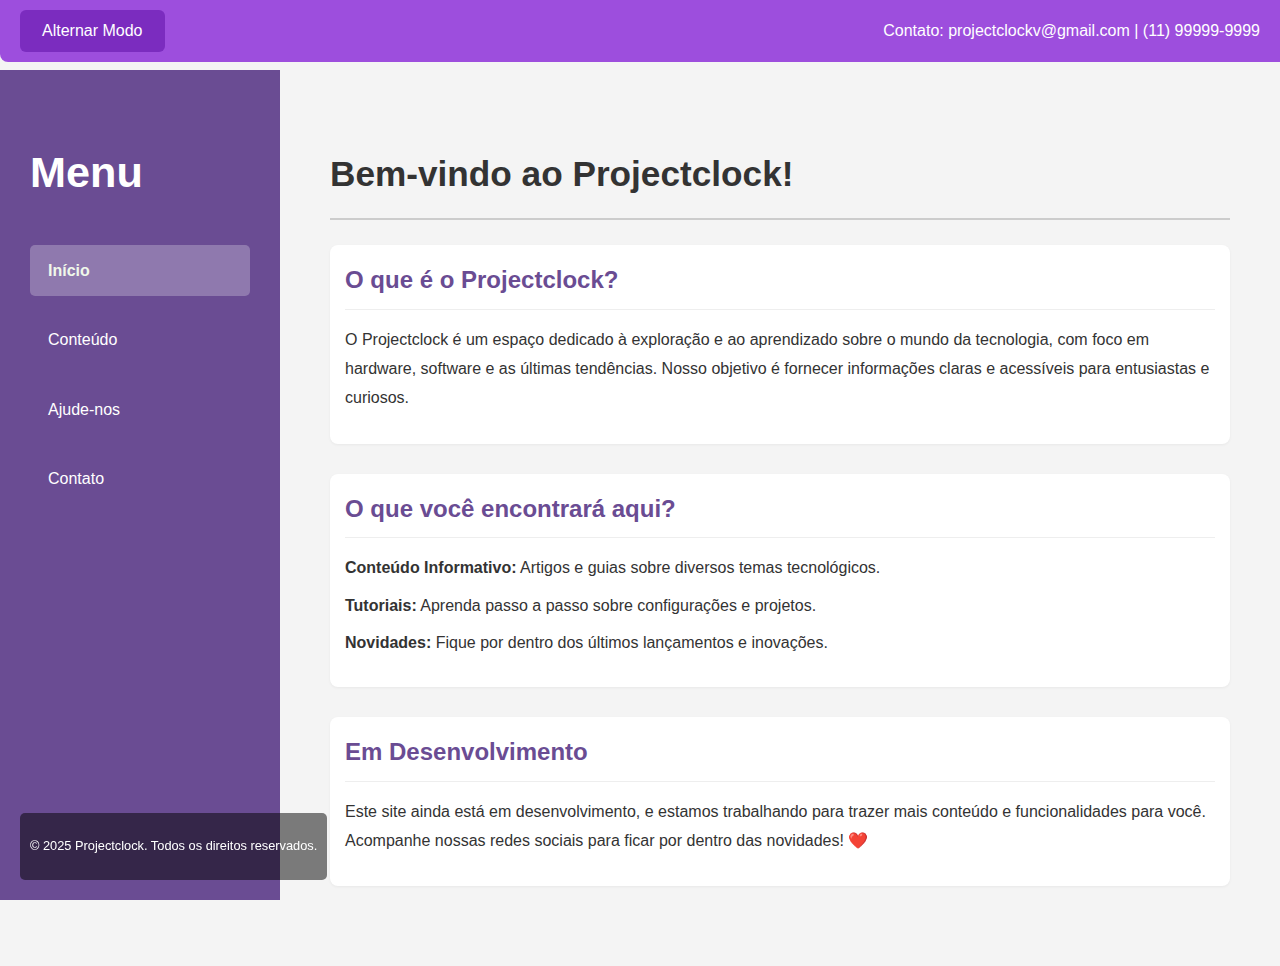
<file: index.html>
<!DOCTYPE html>
<html lang="pt-BR">
<head>
  <meta charset="UTF-8">
  <meta name="viewport" content="width=device-width, initial-scale=1.0">
  <title>Projectclock Início</title>
  <script>
    // Aplica darkmode antes do CSS carregar, evitando piscar
    if (localStorage.getItem('tema') === 'dark') {
      document.body.classList.add('darkmode');
    }
  </script>
  <link rel="stylesheet" href="theme1.css" id="theme-style">
  <link rel="icon" href="/projectclock/2.3/imgs/icon-projectclock.ico" type="image/x-icon">
</head>
<body>
  <script>
    if (localStorage.getItem('tema') === 'dark') {
      document.body.classList.add('darkmode');
    }
  </script>
  <div class="topbar">
    <button onclick="alternarTema()">Alternar Modo</button>
    <span>Contato: projectclockv@gmail.com | (11) 99999-9999</span>
  </div>

  <div class="container">
    <aside class="sidebar" aria-label="Menu lateral">
      <div class="tituloside">
        <h2>Menu</h2>
      </div>
      <nav>
        <ul>
          <li><a href="index.html" data-index="1" class="active">Início</a></li>
          <li><a href="conteudo.html" data-index="2">Conteúdo</a></li>
          <li><a href="ajude.html" data-index="3" class="active">Ajude-nos</a></li>
          <li><a href="contato.html" data-index="4">Contato</a></li>
        </ul>
      </nav>
    </aside>

    <main class="main">
      <div class="conteudo">
        <div class="titulomain">
          <h1>Bem-vindo ao Projectclock!</h1>
        </div>

        <section>
          <h2>O que é o Projectclock?</h2>
          <p>
            O Projectclock é um espaço dedicado à exploração e ao aprendizado sobre o mundo da tecnologia, com foco em hardware, software e as últimas tendências. Nosso objetivo é fornecer informações claras e acessíveis para entusiastas e curiosos.
          </p>
        </section>

        <section>
          <h2>O que você encontrará aqui?</h2>
          <ul>
            <li><strong>Conteúdo Informativo:</strong> Artigos e guias sobre diversos temas tecnológicos.</li>
            <li><strong>Tutoriais:</strong> Aprenda passo a passo sobre configurações e projetos.</li>
            <li><strong>Novidades:</strong> Fique por dentro dos últimos lançamentos e inovações.</li>
          </ul>
        </section>

        <section>
          <h2>Em Desenvolvimento</h2>
          <p>
            Este site ainda está em desenvolvimento, e estamos trabalhando para trazer mais conteúdo e funcionalidades para você. Acompanhe nossas redes sociais para ficar por dentro das novidades! ❤️
          </p>
          </section>
      </div>
    </main>
  </div>

  <aside class="copyright-sidebar">
    <p>&copy; 2025 Projectclock. Todos os direitos reservados.</p>
  </aside>

  <script src="theme.js"></script>
</body>
</html>
</file>
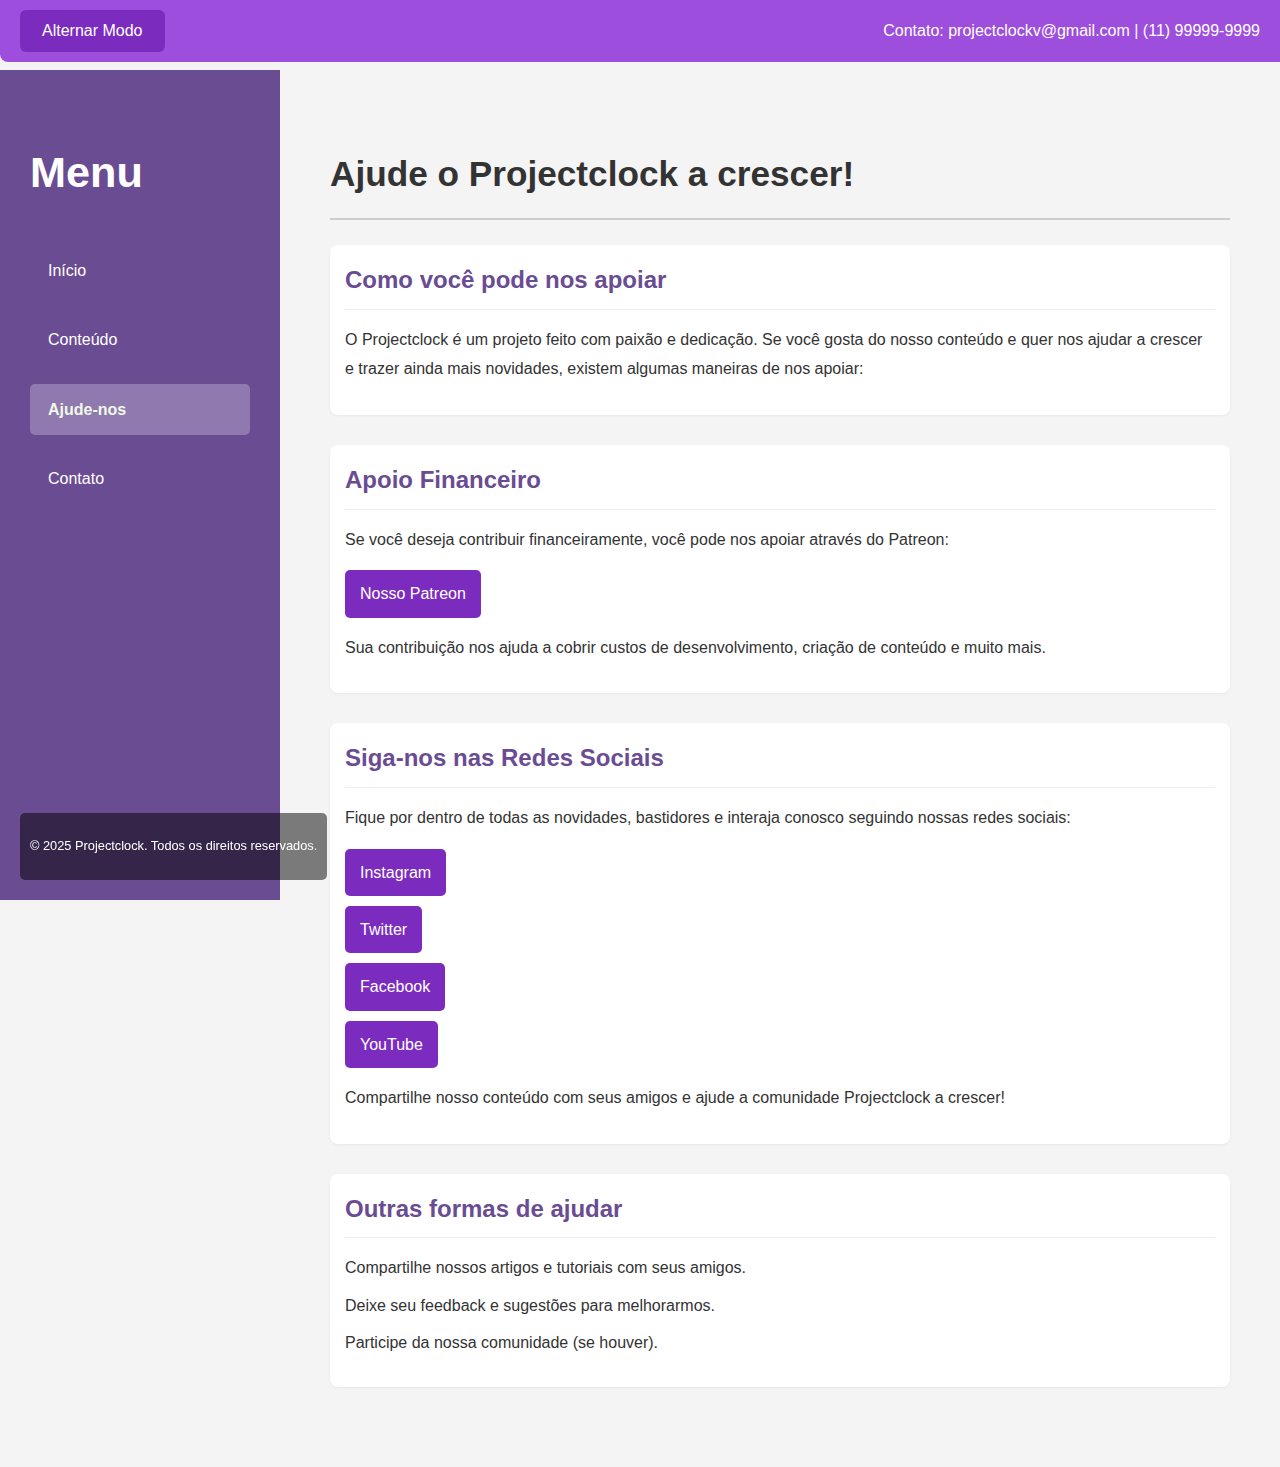
<file: ajude.html>
<!DOCTYPE html>
<html lang="pt-BR">
<head>
  <meta charset="UTF-8">
  <meta name="viewport" content="width=device-width, initial-scale=1.0">
  <title>Projectclock Ajude-nos</title>
  <script>
    // Aplica darkmode antes do CSS carregar, evitando piscar
    if (localStorage.getItem('tema') === 'dark') {
      document.body.classList.add('darkmode');
    }
  </script>
  <link rel="stylesheet" href="theme1.css" id="theme-style">
  <link rel="icon" href="/projectclock/2.3/imgs/icon-projectclock.ico" type="image/x-icon">
</head>
<body>
  <script>
    if (localStorage.getItem('tema') === 'dark') {
      document.body.classList.add('darkmode');
    }
  </script>
  <div class="topbar">
    <button onclick="alternarTema()">Alternar Modo</button>
    <span>Contato: projectclockv@gmail.com | (11) 99999-9999</span>
  </div>

  <div class="container">
    <aside class="sidebar" aria-label="Menu lateral">
      <div class="tituloside">
        <h2>Menu</h2>
      </div>
      <nav>
        <ul>
          <li><a href="index.html" data-index="1">Início</a></li>
          <li><a href="conteudo.html" data-index="2">Conteúdo</a></li>
          <li><a href="ajude.html" data-index="3" class="active">Ajude-nos</a></li>
          <li><a href="contato.html" data-index="4">Contato</a></li>
        </ul>
      </nav>
    </aside>

    <main class="main">
      <div class="conteudo">
        <div class="titulomain">
          <h1>Ajude o Projectclock a crescer!</h1>
        </div>

        <section>
          <h2>Como você pode nos apoiar</h2>
          <p>
            O Projectclock é um projeto feito com paixão e dedicação. Se você gosta do nosso conteúdo e quer nos ajudar a crescer e trazer ainda mais novidades, existem algumas maneiras de nos apoiar:
          </p>
        </section>

        <section>
          <h2>Apoio Financeiro</h2>
          <p>
            Se você deseja contribuir financeiramente, você pode nos apoiar através do Patreon:
          </p>
          <ul>
            <li><a href="https://www.patreon.com/seuprojetoaqui" target="_blank" rel="noopener noreferrer">Nosso Patreon</a></li>
          </ul>
          <p>
            Sua contribuição nos ajuda a cobrir custos de desenvolvimento, criação de conteúdo e muito mais.
          </p>
        </section>

        <section>
          <h2>Siga-nos nas Redes Sociais</h2>
          <p>
            Fique por dentro de todas as novidades, bastidores e interaja conosco seguindo nossas redes sociais:
          </p>
          <ul>
            <li><a href="https://www.instagram.com/seuprojetoaqui" target="_blank" rel="noopener noreferrer">Instagram</a></li>
            <li><a href="https://www.twitter.com/seuprojetoaqui" target="_blank" rel="noopener noreferrer">Twitter</a></li>
            <li><a href="https://www.facebook.com/seuprojetoaqui" target="_blank" rel="noopener noreferrer">Facebook</a></li>
            <li><a href="https://www.youtube.com/seuprojetoaqui" target="_blank" rel="noopener noreferrer">YouTube</a></li>
            </ul>
          <p>
            Compartilhe nosso conteúdo com seus amigos e ajude a comunidade Projectclock a crescer!
          </p>
        </section>

        <section>
          <h2>Outras formas de ajudar</h2>
          <ul>
            <li>Compartilhe nossos artigos e tutoriais com seus amigos.</li>
            <li>Deixe seu feedback e sugestões para melhorarmos.</li>
            <li>Participe da nossa comunidade (se houver).</li>
          </ul>
        </section>
      </div>
    </main>
  </div>

  <aside class="copyright-sidebar">
    <p>&copy; 2025 Projectclock. Todos os direitos reservados.</p>
  </aside>

  <script src="theme.js"></script>
</body>
</html>
</file>
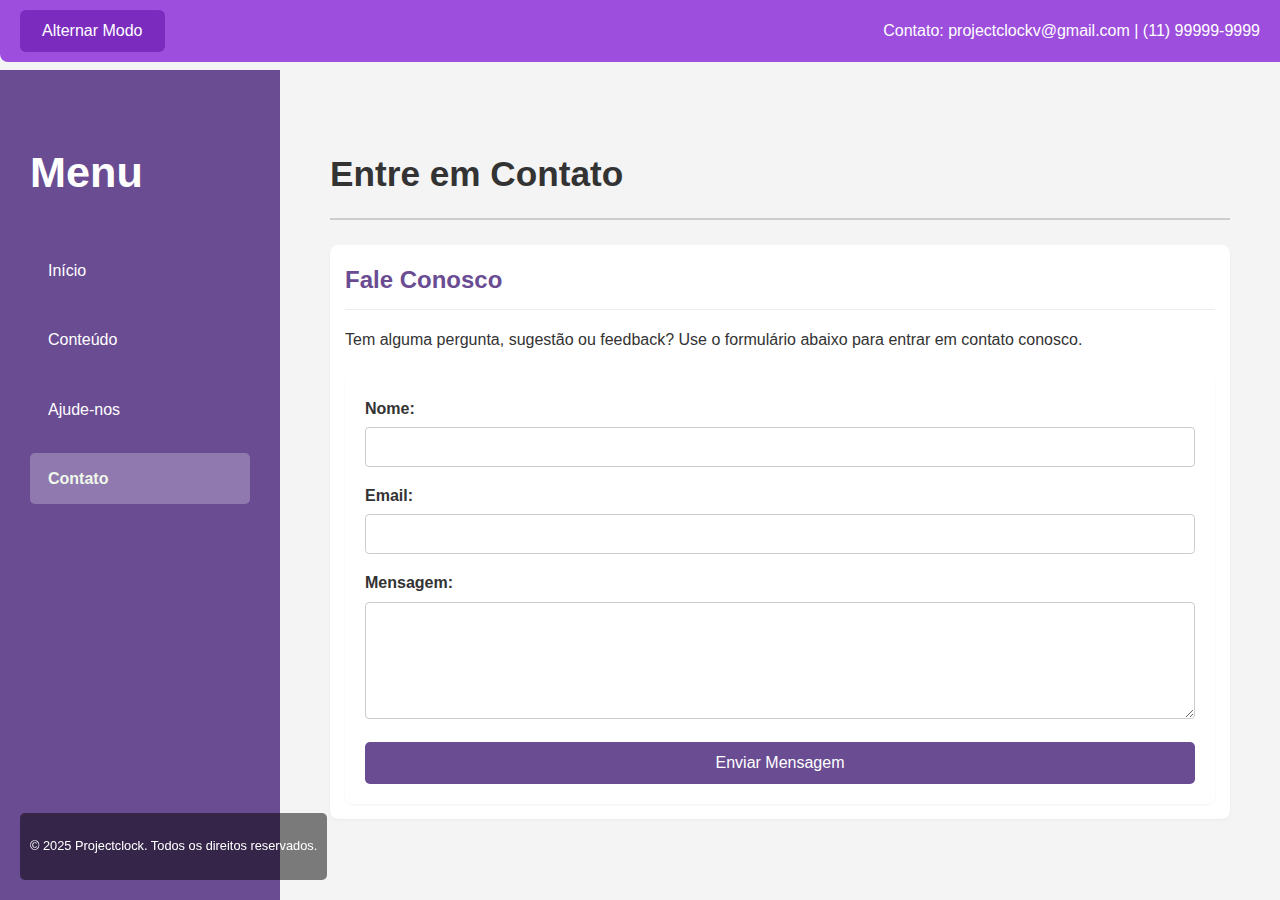
<file: contato.html>
<!DOCTYPE html>
<html lang="pt-BR">
<head>
  <meta charset="UTF-8">
  <meta name="viewport" content="width=device-width, initial-scale=1.0">
  <title>Projectclock Contato</title>
  <script>
    // Aplica darkmode antes do CSS carregar, evitando piscar
    if (localStorage.getItem('tema') === 'dark') {
      document.body.classList.add('darkmode');
    }
  </script>
  <link rel="stylesheet" href="theme1.css" id="theme-style">
  <link rel="icon" href="/projectclock/2.3/imgs/icon-projectclock.ico" type="image/x-icon">
</head>
<body>
  <script>
    if (localStorage.getItem('tema') === 'dark') {
      document.body.classList.add('darkmode');
    }
  </script>
  <div class="topbar">
    <button onclick="alternarTema()">Alternar Modo</button>
    <span>Contato: projectclockv@gmail.com | (11) 99999-9999</span>
  </div>

  <div class="container">
    <aside class="sidebar" aria-label="Menu lateral">
      <div class="tituloside">
        <h2>Menu</h2>
      </div>
      <nav>
        <ul>
          <li><a href="index.html" data-index="1">Início</a></li>
          <li><a href="conteudo.html" data-index="2">Conteúdo</a></li>
          <li><a href="ajude.html" data-index="3">Ajude-nos</a></li>
          <li><a href="contato.html" data-index="4" class="active">Contato</a></li>
        </ul>
      </nav>
    </aside>

    <main class="main">
      <div class="conteudo">
        <div class="titulomain">
          <h1>Entre em Contato</h1>
        </div>

        <section>
          <h2>Fale Conosco</h2>
          <p>
            Tem alguma pergunta, sugestão ou feedback? Use o formulário abaixo para entrar em contato conosco.
          </p>
          <form action="https://formspree.io/f/meogwpjk" method="POST">
            <div class="form-group">
              <label for="nome">Nome:</label>
              <input type="text" id="nome" name="nome" required>
            </div>
            <div class="form-group">
              <label for="email">Email:</label>
              <input type="email" id="email" name="_replyto" required>
            </div>
            <div class="form-group">
              <label for="mensagem">Mensagem:</label>
              <textarea id="mensagem" name="mensagem" rows="5" required></textarea>
            </div>
            <button type="submit" class="btn-primary">Enviar Mensagem</button>
          </form>
        </section>
      </div>
    </main>
  </div>

  <aside class="copyright-sidebar">
    <p>&copy; 2025 Projectclock. Todos os direitos reservados.</p>
  </aside>

  <script src="theme.js"></script>
</body>
</html>
</file>
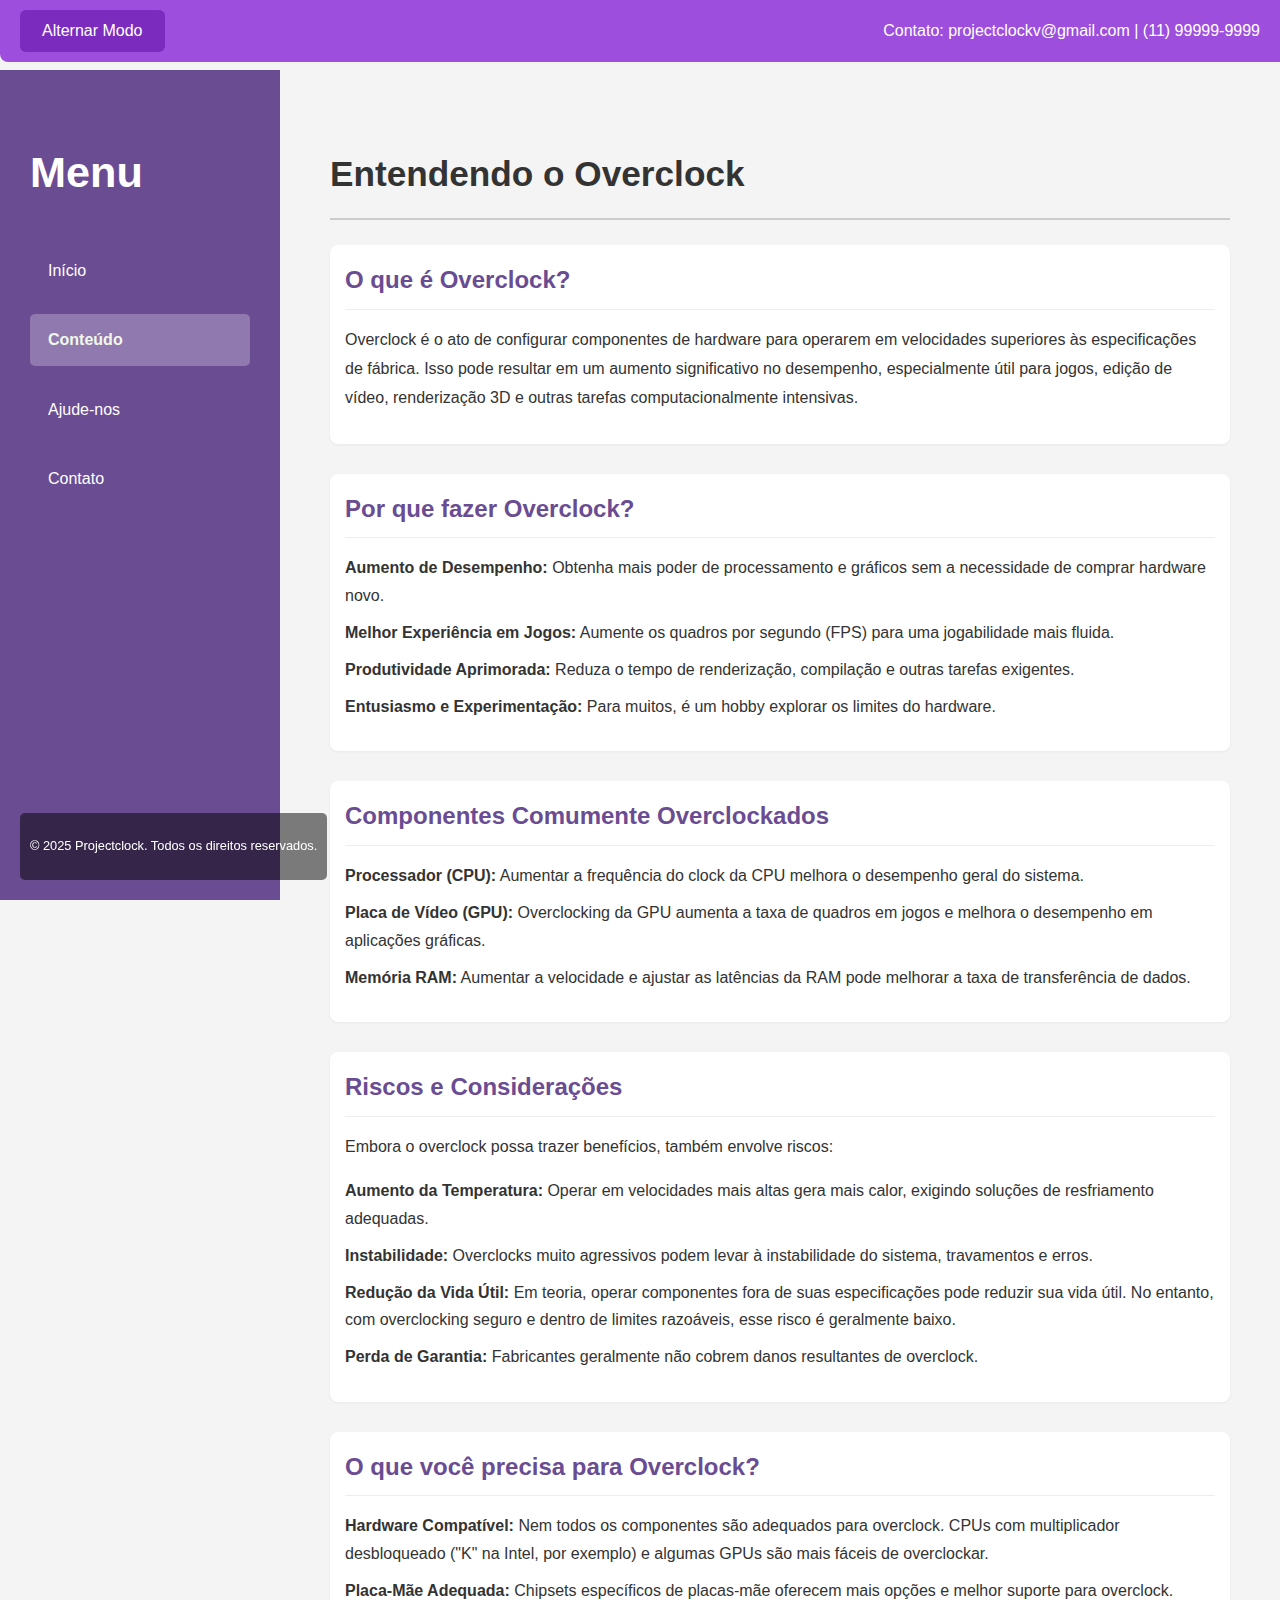
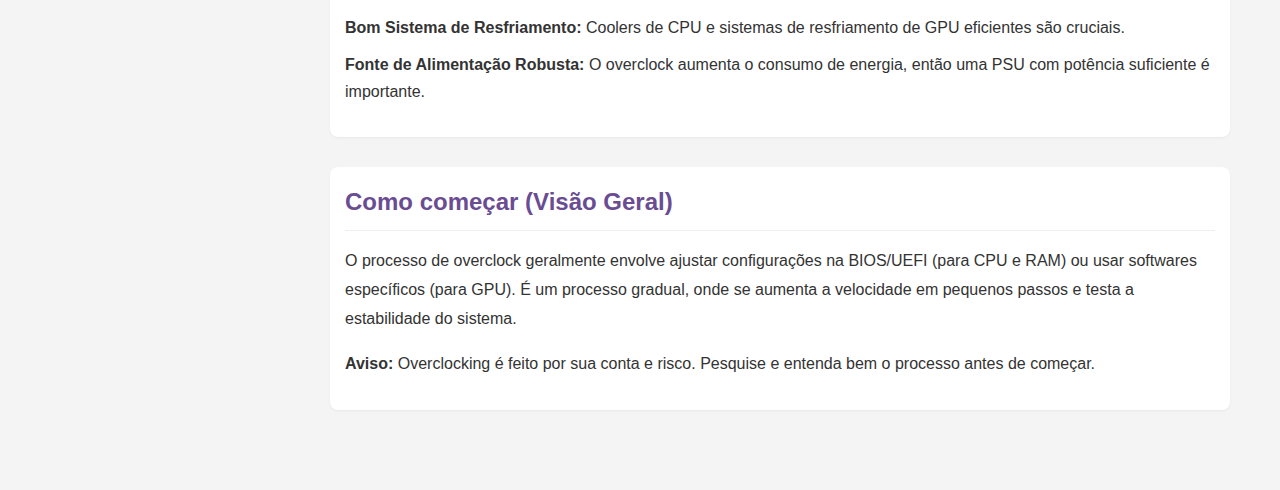
<file: conteudo.html>
<!DOCTYPE html>
<html lang="pt-BR">
<head>
  <meta charset="UTF-8">
  <meta name="viewport" content="width=device-width, initial-scale=1.0">
  <title>Projectclock Conteúdo - Overclock</title>
  <script>
    // Aplica darkmode antes do CSS carregar, evitando piscar
    if (localStorage.getItem('tema') === 'dark') {
      document.body.classList.add('darkmode');
    }
  </script>
  <link rel="stylesheet" href="theme1.css" id="theme-style">
  <link rel="icon" href="/projectclock/2.3/imgs/icon-projectclock.ico" type="image/x-icon">
</head>
<body>
  <script>
    if (localStorage.getItem('tema') === 'dark') {
      document.body.classList.add('darkmode');
    }
  </script>
  <div class="topbar">
    <button onclick="alternarTema()">Alternar Modo</button>
    <span>Contato: projectclockv@gmail.com | (11) 99999-9999</span>
  </div>

  <div class="container">
    <aside class="sidebar" aria-label="Menu lateral">
      <div class="tituloside">
        <h2>Menu</h2>
      </div>
      <nav>
        <ul>
          <li><a href="index.html" data-index="1">Início</a></li>
          <li><a href="conteudo.html" data-index="2" class="active">Conteúdo</a></li>
          <li><a href="ajude.html" data-index="3" class="active">Ajude-nos</a></li>
          <li><a href="contato.html" data-index="4">Contato</a></li>
        </ul>
      </nav>
    </aside>

    <main class="main">
      <div class="conteudo">
        <div class="titulomain">
          <h1>Entendendo o Overclock</h1>
        </div>

        <section>
          <h2>O que é Overclock?</h2>
          <p>
            Overclock é o ato de configurar componentes de hardware para operarem em velocidades superiores às especificações de fábrica. Isso pode resultar em um aumento significativo no desempenho, especialmente útil para jogos, edição de vídeo, renderização 3D e outras tarefas computacionalmente intensivas.
          </p>
        </section>

        <section>
          <h2>Por que fazer Overclock?</h2>
          <ul>
            <li><strong>Aumento de Desempenho:</strong> Obtenha mais poder de processamento e gráficos sem a necessidade de comprar hardware novo.</li>
            <li><strong>Melhor Experiência em Jogos:</strong> Aumente os quadros por segundo (FPS) para uma jogabilidade mais fluida.</li>
            <li><strong>Produtividade Aprimorada:</strong> Reduza o tempo de renderização, compilação e outras tarefas exigentes.</li>
            <li><strong>Entusiasmo e Experimentação:</strong> Para muitos, é um hobby explorar os limites do hardware.</li>
          </ul>
        </section>

        <section>
          <h2>Componentes Comumente Overclockados</h2>
          <ul>
            <li><strong>Processador (CPU):</strong> Aumentar a frequência do clock da CPU melhora o desempenho geral do sistema.</li>
            <li><strong>Placa de Vídeo (GPU):</strong> Overclocking da GPU aumenta a taxa de quadros em jogos e melhora o desempenho em aplicações gráficas.</li>
            <li><strong>Memória RAM:</strong> Aumentar a velocidade e ajustar as latências da RAM pode melhorar a taxa de transferência de dados.</li>
          </ul>
        </section>

        <section>
          <h2>Riscos e Considerações</h2>
          <p>
            Embora o overclock possa trazer benefícios, também envolve riscos:
          </p>
          <ul>
            <li><strong>Aumento da Temperatura:</strong> Operar em velocidades mais altas gera mais calor, exigindo soluções de resfriamento adequadas.</li>
            <li><strong>Instabilidade:</strong> Overclocks muito agressivos podem levar à instabilidade do sistema, travamentos e erros.</li>
            <li><strong>Redução da Vida Útil:</strong> Em teoria, operar componentes fora de suas especificações pode reduzir sua vida útil. No entanto, com overclocking seguro e dentro de limites razoáveis, esse risco é geralmente baixo.</li>
            <li><strong>Perda de Garantia:</strong> Fabricantes geralmente não cobrem danos resultantes de overclock.</li>
          </ul>
        </section>

        <section>
          <h2>O que você precisa para Overclock?</h2>
          <ul>
            <li><strong>Hardware Compatível:</strong> Nem todos os componentes são adequados para overclock. CPUs com multiplicador desbloqueado ("K" na Intel, por exemplo) e algumas GPUs são mais fáceis de overclockar.</li>
            <li><strong>Placa-Mãe Adequada:</strong> Chipsets específicos de placas-mãe oferecem mais opções e melhor suporte para overclock.</li>
            <li><strong>Bom Sistema de Resfriamento:</strong> Coolers de CPU e sistemas de resfriamento de GPU eficientes são cruciais.</li>
            <li><strong>Fonte de Alimentação Robusta:</strong> O overclock aumenta o consumo de energia, então uma PSU com potência suficiente é importante.</li>
          </ul>
        </section>

        <section>
          <h2>Como começar (Visão Geral)</h2>
          <p>
            O processo de overclock geralmente envolve ajustar configurações na BIOS/UEFI (para CPU e RAM) ou usar softwares específicos (para GPU). É um processo gradual, onde se aumenta a velocidade em pequenos passos e testa a estabilidade do sistema.
          </p>
          <p class="warning">
            <strong>Aviso:</strong> Overclocking é feito por sua conta e risco. Pesquise e entenda bem o processo antes de começar.
          </p>
        </section>
      </div>
    </main>
  </div>

  <aside class="copyright-sidebar">
    <p>&copy; 2025 Projectclock. Todos os direitos reservados.</p>
  </aside>

  <script src="theme.js"></script>
</body>
</html>
</file>
<file: theme1.css>
/* Estilos padrão (modo claro) */
html {
  height: 100%; /* Garante que o html ocupe toda a altura */
}

body {
  margin: 0;
  padding: 0;
  background-color: #f4f4f4;
  font-family: Arial, sans-serif;
  transition: background-color 0.3s, color 0.3s;
  line-height: 1.7;
  width: 100%;
  min-height: 100vh; /* Garante que o body tenha pelo menos a altura da viewport */
  box-sizing: border-box;
}

.topbar {
  position: fixed;
  top: 0;
  right: 0;
  background-color: #9d4edd;
  padding: 10px 20px;
  font-size: 16px;
  color: white;
  border-bottom-left-radius: 8px;
  z-index: 1000;
  width: 100%;
  box-sizing: border-box;
  transition: background-color 0.3s, color 0.3s;
  display: flex;
  justify-content: space-between;
  align-items: center;
}

.topbar span {
  padding-left: 20px;
}

.container {
  display: flex;
  padding-top: 70px;
  box-sizing: border-box;
  width: 100%;
  min-height: calc(100vh - 70px); /* Ocupa pelo menos o restante da tela */
  margin: 0;
}

.sidebar {
  width: 280px;
  background-color: #6a4c93;
  padding: 30px;
  color: white;
  box-sizing: border-box;
  transition: background-color 0.3s, color 0.3s;
  position: sticky; /* Tornar a sidebar sticky */
  top: 70px;      /* Distância do topo para onde ela "gruda" (altura da topbar) */
  height: calc(100vh - 70px); /* Ocupa a altura da tela menos a topbar */
  overflow-y: auto; /* Se o conteúdo da sidebar for longo, permite rolagem interna */
}

@media (max-width: 768px) {
  .sidebar {
    position: static; /* Comportamento padrão em telas menores */
    width: 100%;
    height: auto;
    overflow-y: visible;
  }
}

body.darkmode .sidebar {
  background-color: #457b9d;
  color: #f1faee;
}

.sidebar nav ul {
  list-style: none;
  padding: 0;
  margin: 0;
}

.sidebar nav ul li {
  margin-bottom: 18px;
}

.sidebar nav ul li a {
  color: white;
  text-decoration: none;
  display: block;
  padding: 12px 18px;
  border-radius: 5px;
  transition: background-color 0.3s ease;
}

.sidebar nav ul li a:hover {
  background-color: rgba(255, 255, 255, 0.15);
  color: #f0f8ea;
}

.sidebar nav ul li a.active {
  background-color: rgba(255, 255, 255, 0.25);
  color: #f0f8ea;
  font-weight: bold;
}

.tituloside {
  color: #fff;
  margin-bottom: 25px;
  font-size: 1.8em;
}

.main {
  flex: 1;
  padding: 30px;
  background-color: #f4f4f4;
  box-sizing: border-box;
  color: #333;
  transition: background-color 0.3s, color 0.3s;
  overflow-y: auto; /* Permite rolagem no conteúdo principal */
}

.main .conteudo {
  max-width: 960px;
  margin: 0 auto;
  padding: 20px;
  border-radius: 5px;
}

.titulomain h1 {
  color: #333;
  margin-bottom: 25px;
  border-bottom: 2px solid #ccc;
  padding-bottom: 15px;
  font-size: 2.2em;
}

.conteudo section {
  margin-bottom: 30px;
  padding: 15px;
  background-color: white;
  border-radius: 8px;
  box-shadow: 0 1px 3px rgba(0, 0, 0, 0.05);
}

.conteudo h2 {
  color: #6a4c93;
  margin-top: 0;
  margin-bottom: 15px;
  border-bottom: 1px solid #eee;
  padding-bottom: 8px;
}

.conteudo ul {
  padding-left: 20px;
}

.conteudo li {
  margin-bottom: 8px;
}

.conteudo p {
  line-height: 1.8;
}

/* Botão de alternância */
.topbar button {
  background-color: #7b2cbf;
  color: white;
  border: none;
  padding: 12px 22px;
  cursor: pointer;
  border-radius: 6px;
  font-size: 16px;
  transition: background-color 0.3s ease;
}

.topbar button:hover {
  background-color: #5a189a;
}

/* Responsivo */
@media (max-width: 768px) {
  html, body {
    overflow-y: auto;
    min-height: auto;
    height: auto;
  }

  .container {
    flex-direction: column;
    margin-top: 60px;
    padding: 0;
    min-height: auto;
  }

  .sidebar {
    width: 100%;
    padding: 20px;
    margin-bottom: 20px;
  }

  .topbar {
    text-align: center;
    flex-direction: column;
    padding: 10px;
  }

  .topbar button {
    margin-bottom: 10px;
  }

  .topbar span {
    padding-left: 0;
  }

  .main {
    padding: 20px;
    overflow-y: auto;
  }

  .main .conteudo {
    padding: 15px;
  }

  .titulomain h1 {
    font-size: 2em;
  }

  .copyright-sidebar {
    display: none;
  }
}

/* Estilos para darkmode */
body.darkmode {
  background-color: #1d3557;
  color: #f1faee;
}

body.darkmode .topbar {
  background-color: #457b9d;
  color: #f1faee;
}

body.darkmode .main {
  background-color: #2a486a;
  color: #f1faee;
}

body.darkmode .titulomain h1 {
  color: #f1faee;
  border-bottom-color: #a8dadc;
}

body.darkmode .sidebar {
  background-color: #457b9d;
  color: #f1faee;
}

body.darkmode .tituloside {
  color: #f1faee;
}

body.darkmode .sidebar nav ul li a {
  color: #f1faee;
}

body.darkmode .sidebar nav ul li a:hover {
  background-color: rgba(255, 255, 255, 0.1);
  color: #a8dadc;
}

body.darkmode .sidebar nav ul li a.active {
  background-color: rgba(173, 216, 230, 0.2);
  color: #a8dadc;
  font-weight: bold;
}

body.darkmode .conteudo {
  background-color: #1d3557;
}

body.darkmode .conteudo section {
  background-color: #2a486a;
  box-shadow: 0 1px 3px rgba(255, 255, 255, 0.05);
}

body.darkmode .conteudo h2 {
  color: #a8dadc;
  border-bottom-color: #457b9d;
}

body.darkmode .topbar button {
  background-color: #457b9d;
  color: #f1faee;
}

body.darkmode .topbar button:hover {
  background-color: #1d3557;
}

.copyright-sidebar {
  position: fixed;
  left: 20px;
  bottom: 20px;
  background-color: rgba(0, 0, 0, 0.5);
  color: white;
  padding: 10px;
  border-radius: 5px;
  font-size: 0.8em;
  z-index: 999;
}

body.darkmode .copyright-sidebar {
  background-color: rgba(255, 255, 255, 0.2);
  color: #a8dadc;
}

@media (max-width: 768px) {
  .copyright-sidebar {
    display: none;
  }
}

/* PARA A PARTE DE AJUDE-NOS */

.conteudo section ul {
  list-style: none;
  padding-left: 0;
}

.conteudo section ul li {
  margin-bottom: 10px;
}

.conteudo section ul li a {
  display: inline-block;
  padding: 10px 15px;
  color: white;
  background-color: #7b2cbf; /* Cor de destaque */
  text-decoration: none;
  border-radius: 5px;
  transition: background-color 0.3s ease;
}

.conteudo section ul li a:hover {
  background-color: #5a189a;
}

body.darkmode .conteudo section ul li a {
  background-color: #457b9d;
  color: #f1faee;
}

body.darkmode .conteudo section ul li a:hover {
  background-color: #1d3557;
}

/* Estilos específicos para ícones (opcional - requer adicionar ícones) */
.conteudo section ul li a.icon-link {
  padding-left: 30px; /* Espaço para o ícone */
  background-repeat: no-repeat;
  background-position: 10px center;
  background-size: 20px;
}

/* Exemplo de como adicionar ícones (você precisaria das imagens) */
/*
.conteudo section ul li a.patreon {
  background-image: url('patreon-icon.png');
}

.conteudo section ul li a.instagram {
  background-image: url('instagram-icon.png');
}

.conteudo section ul li a.twitter {
  background-image: url('twitter-icon.png');
}

.conteudo section ul li a.facebook {
  background-image: url('facebook-icon.png');
}

.conteudo section ul li a.youtube {
  background-image: url('youtube-icon.png');
}
*/

.conteudo form {
  margin-top: 20px;
  padding: 20px;
  background-color: white;
  border-radius: 8px;
  box-shadow: 0 1px 3px rgba(0, 0, 0, 0.05);
  display: flex;
  flex-direction: column;
}

.conteudo .form-group {
  margin-bottom: 15px;
}

.conteudo label {
  display: block;
  margin-bottom: 5px;
  color: #333;
  font-weight: bold;
}

.conteudo input[type="text"],
.conteudo input[type="email"],
.conteudo textarea {
  width: 100%;
  padding: 10px;
  border: 1px solid #ccc;
  border-radius: 4px;
  box-sizing: border-box;
  font-size: 16px;
}

.conteudo textarea {
  resize: vertical;
}

.conteudo .btn-primary {
  background-color: #6a4c93;
  color: white;
  padding: 12px 20px;
  border: none;
  border-radius: 5px;
  cursor: pointer;
  font-size: 16px;
  transition: background-color 0.3s ease;
}

.conteudo .btn-primary:hover {
  background-color: #5a189a;
}

body.darkmode .conteudo form {
  background-color: #2a486a;
  color: #f1faee;
  box-shadow: 0 1px 3px rgba(255, 255, 255, 0.05);
}

body.darkmode .conteudo label {
  color: #f1faee;
}

body.darkmode .conteudo input[type="text"],
body.darkmode .conteudo input[type="email"],
body.darkmode .conteudo textarea {
  background-color: #1d3557;
  color: #f1faee;
  border-color: #457b9d;
}

body.darkmode .conteudo .btn-primary {
  background-color: #457b9d;
  color: #f1faee;
}

body.darkmode .conteudo .btn-primary:hover {
  background-color: #1d3557;
}
</file>
